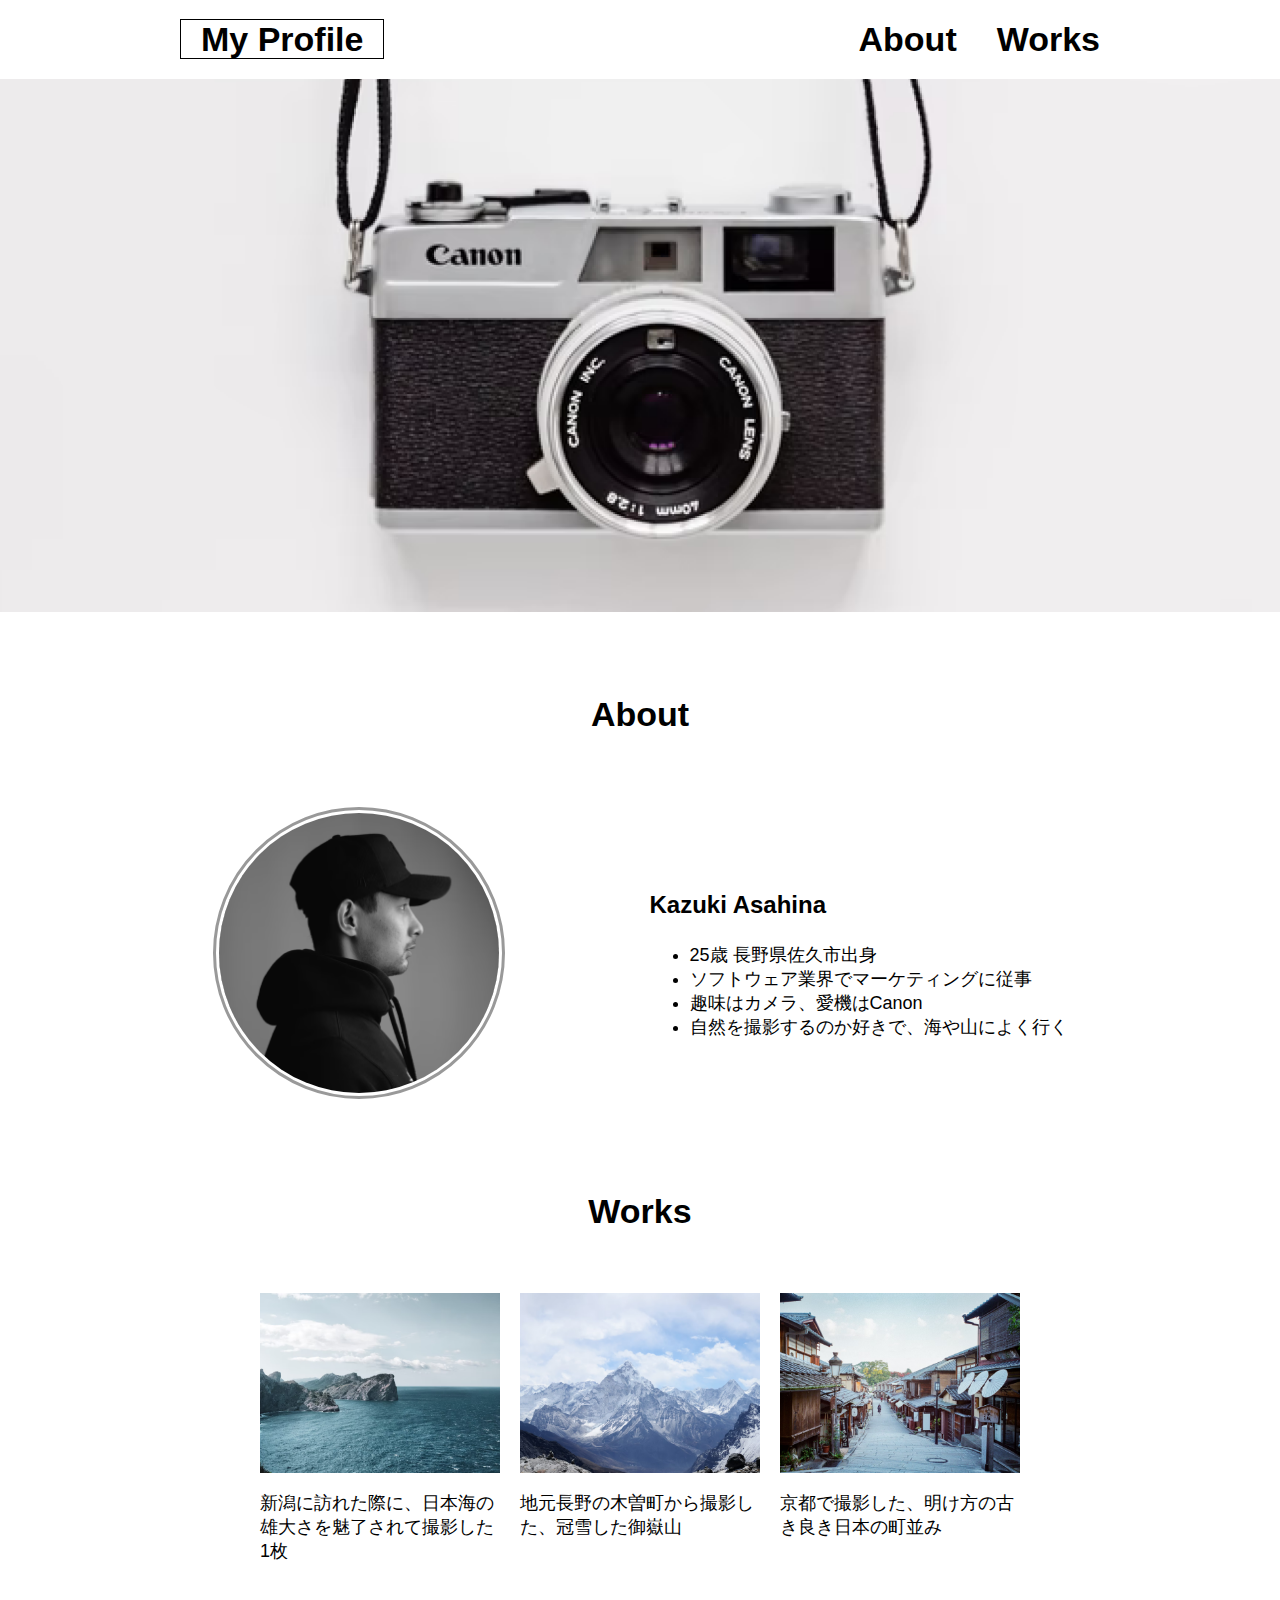
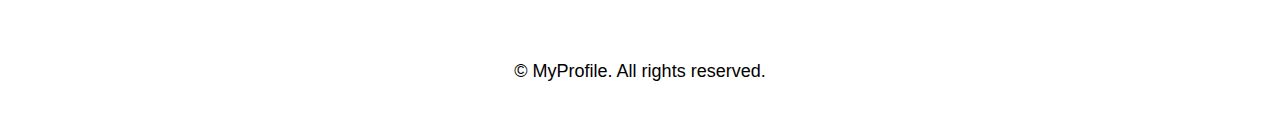
<file: myprofile/index.html>
<!DOCTYPE html>
<html lang="ja">

<head>
  <meta charset="UTF-8">
  <meta http-equiv="X-UA-Compatible">
  <meta name="viewport" content="width=device-width, initial-scale=1.0">
  <meta name="description" content="Kazuki Asahinaの自己紹介と趣味のカメラで撮影した写真を掲載しているサイトです。">
  <title>MyProfile</title>

  <link rel="stylesheet" href="style.css">

  <link rel="preconnect" href="https://fonts.googleapis.com">
  <link rel="preconnect" href="https://fonts.gstatic.com" crossorigin>
  <link rel="https://fonts.googleapis.com/css2?family=Noto+Sans+JP&display=swap" rel="stylesheet">
</head>

<body>
  <!--ナビゲーション-->
  <header>
  <nav>
    <div>
      <a href="index.html" class="home">My Profile</a>
    </div>
    <div class="menu">
      <a href="#about">About</a>
      <a href="#works">Works</a>
    </div>
  </nav>
</header>
<main>
  <article>
    <div>
      <img src="images/main.png" alt="CanonのCamera" class="mainpic">
    </div>

    <!-- About -->
    <h1 id="about">About</h1>
    <section class="about">
      <img src="images/about.png" alt="Kazuki Asahina" class="circle">
      <div class="content">
        <p class="name">Kazuki Asahina</p>
        <ul>
          <li>25歳 長野県佐久市出身</li>
          <li>ソフトウェア業界でマーケティングに従事</li>
          <li>趣味はカメラ、愛機はCanon</li>
          <li>自然を撮影するのか好きで、海や山によく行く</li>
        </ul>
      </div>
    </section>
    <!-- Works -->
    <h1 id="works">Works</h1>
    <section class="works">
      <div class="item">
      <img src="images/works1.png" alt="日本海">
      <p>新潟に訪れた際に、日本海の雄大さを魅了されて撮影した1枚</p>
    </div>

    <!-- 左右に隙間を開けるために、"item_center" -->
    <div class="item item_center">
      <img src="images/works2.png" alt="冠雪した御嶽山">
      <p>地元長野の木曽町から撮影した、冠雪した御嶽山</p>
    </div>

    <div class="item">
      <img src="images/works3.png" alt="京都の街並み">
      <p>京都で撮影した、明け方の古き良き日本の町並み</p>
    </div>
    </section>
  </article>
</main>
<!--フッター-->
<footer>
  <P>&copy; MyProfile. All rights reserved.</P>
</footer>
</body>
</html>
</file>
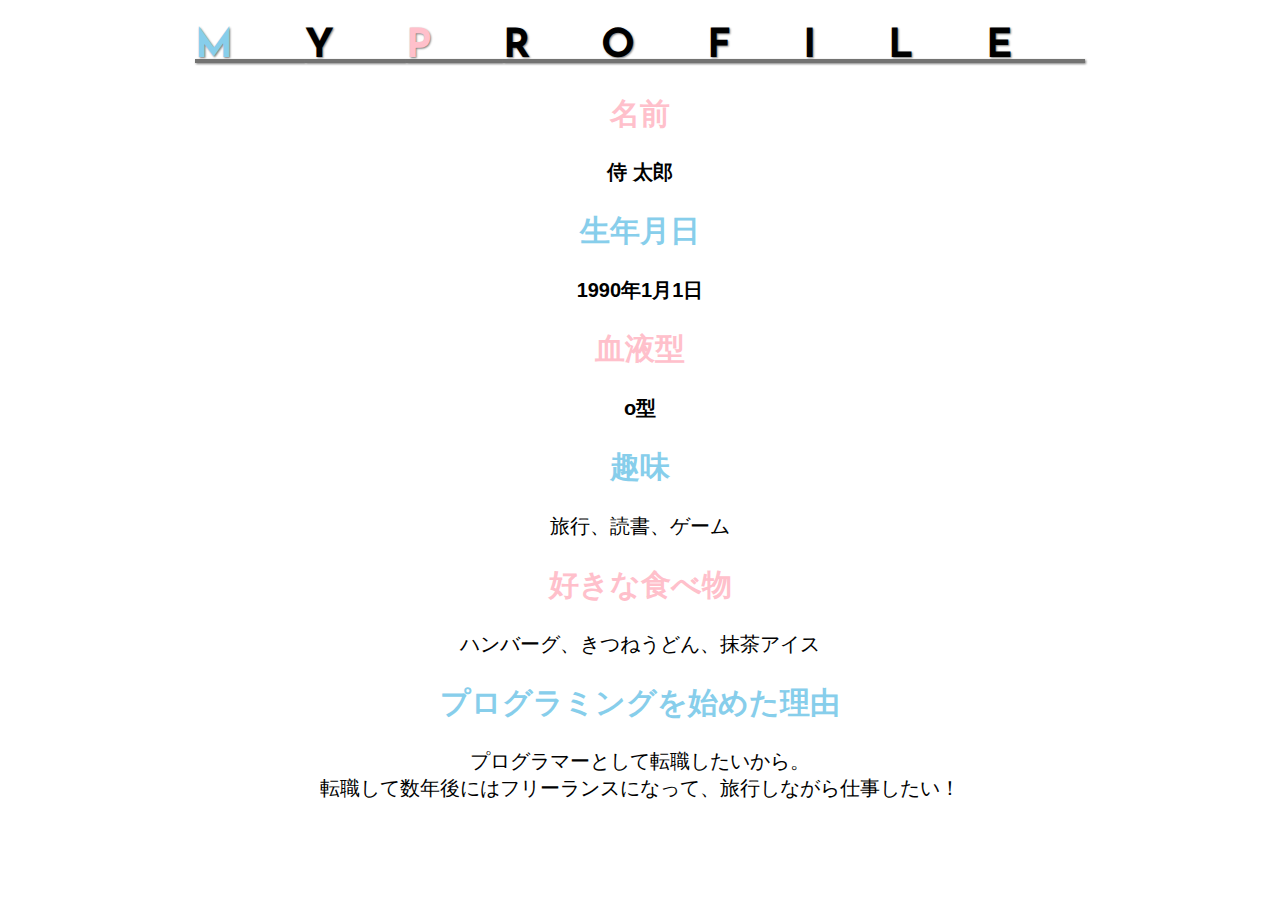
<file: kadai_014/kadai_014.html>
<!DOCTYPE html>
<html>
 <head>
  <title>14章課題</title>
  <meta charset="UTF-8">
  <meta name="description" content="このページは14章の課題です。">
  <link rel="stylesheet" href="style.css">
  <link rel="stylesheet" href="web-fonts.css">
  <link rel="preconnect" href="https://fonts.googleapis.com">
  <link rel="preconnect" href="https://fonts.gstatic.com" crossorigin>
  <link href="https://fonts.googleapis.com/css2?family=Josefin+Sans:wght@200&display=swap" rel="stylesheet">
</head>
 <body> 
  <div style="text-align: center;">
    <h1>
    <span style="color: skyblue;">M</span>Y<span style="color: rgb(255, 192, 203);">P</span>ROFILE
    </h1> 
    <div id="parent">
     <div id="child">
     <h2 class="pink">名前</h2>
     <p>侍 太郎</p>
     <h2 class="skyblue">生年月日</h2>
     <p>1990年1月1日</p>
     <h2 class="pink">血液型</h2>
    <p>o型</p>
  </div>

    <h2 class="skyblue">趣味</h2>
    <p>旅行、読書、ゲーム</p>
    <h2 class="pink">好きな食べ物</h2>
    <p>ハンバーグ、きつねうどん、抹茶アイス</p>
    <h2 class="skyblue">プログラミングを始めた理由</h2>
    <p>プログラマーとして転職したいから。<br>転職して数年後にはフリーランスになって、旅行しながら仕事したい！</p>
  </div>
  </body>
</html>
</file>
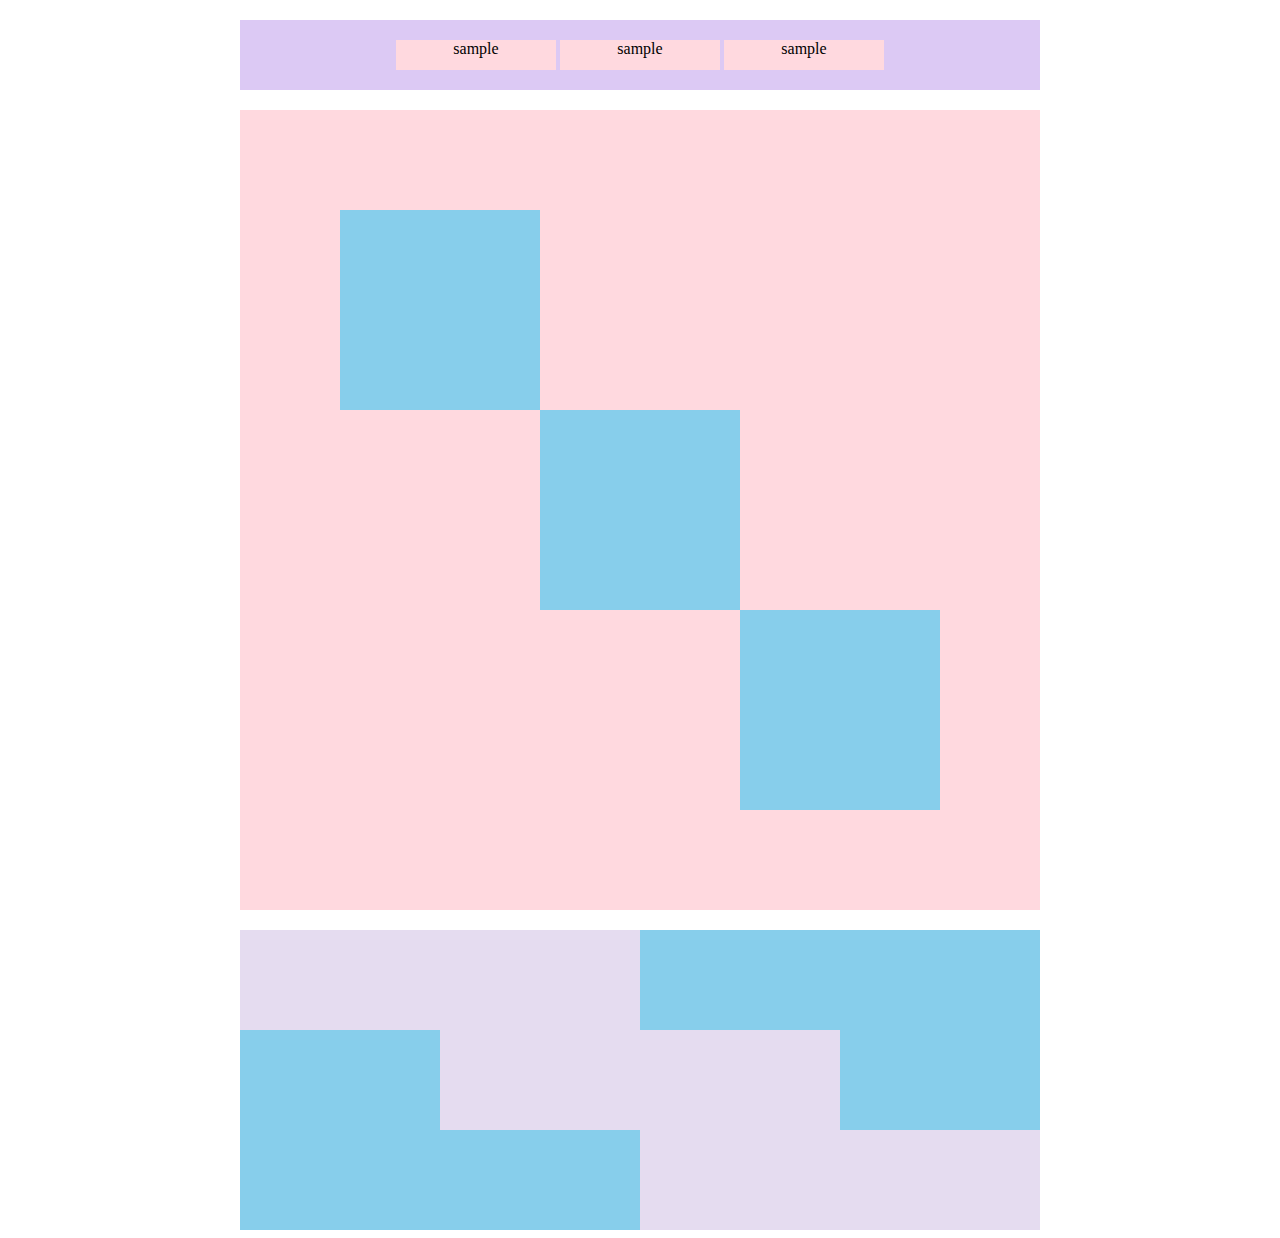
<file: kadai_018/kadai_018.html>
<!DOCTYPE html>
<html lang="ja">
<head>
  <meta charset="UTF-8">
  <title>18章課題</title>
  <meta name="description" content="このページは18章の課題です。">
  <link rel="stylesheet" href="style.css">
</head>

<body>
  <div id="top">
    <p>
    <span id="top-child">sample</span>
    <span id="top-child">sample</span>
    <span id="top-child">sample</span>
    </p>
  </div>

    <div id="middle">
      <div id="middle-child01"></div>
      <div id="middle-child02"></div>
      <div id="middle-child03"></div>
    </div>

      <div id="bottom">
        <div id="bottom-child01"></div>
        <div id="bottom-child02"></div>
        <div id="bottom-child03"></div>
  </div>
</body>
</html>
</file>
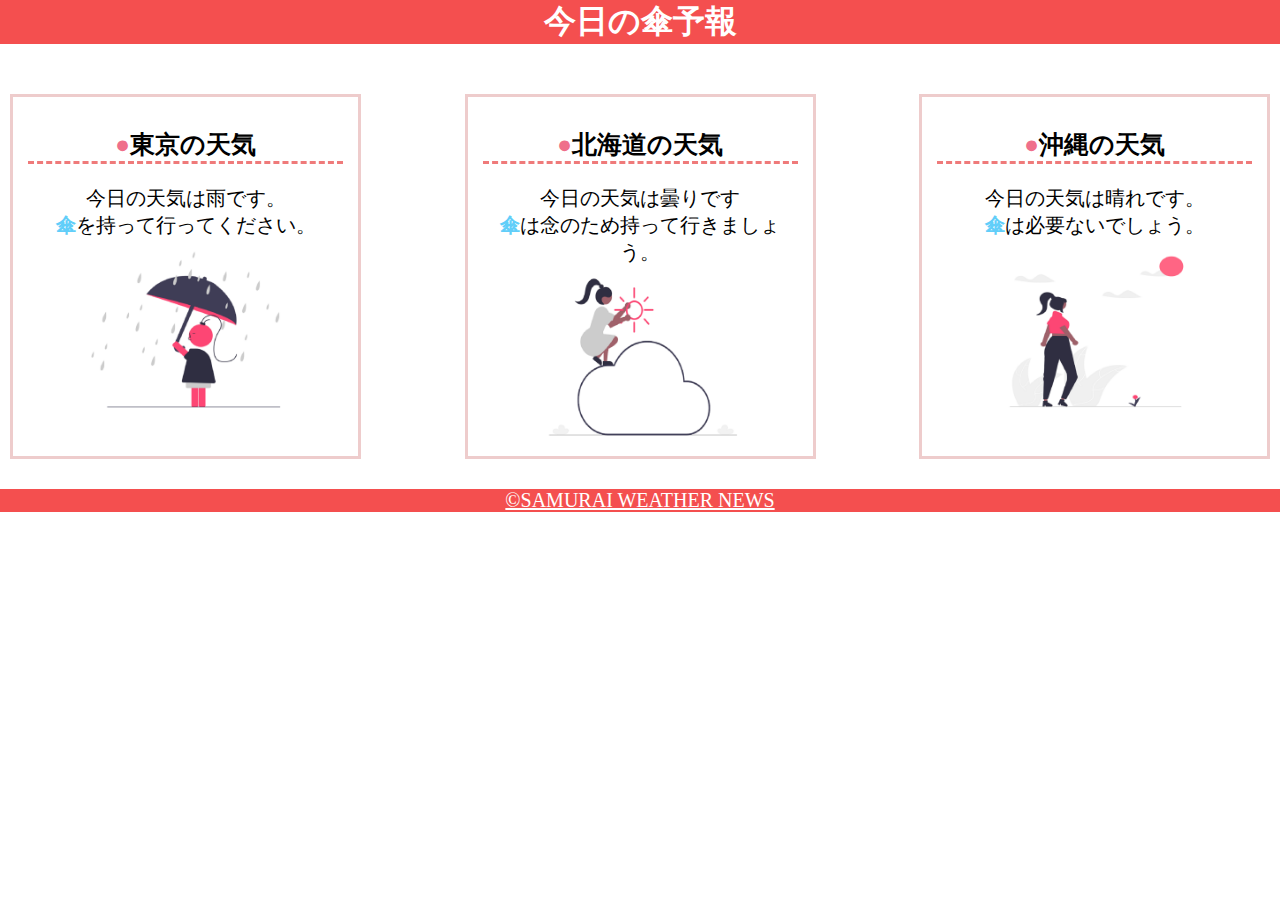
<file: kadai_022/kadai_022.html>
<!DOCTYPE html>
<html lang="ja">
<head>
  <meta charset="UTF-8">
  <meta name="description" content="このページは22章の課題です。">
  <title>22章課題</title>
  <link rel="stylesheet" href="style.css">
</head>
<body>
  <header>
    <h1>今日の傘予報</h1>
  </header>

    <main>
      <div id="parent">
        <div class="contents">
          <h2>東京の天気</h2>
         <p>今日の天気は雨です。</p>
         <p>傘を持って行ってください。</p>
         <img src="./images/rainy.png">
        </div>

        <div class="contents">
          <h2>北海道の天気</h2>
         <p>今日の天気は曇りです</p>
         <p>傘は念のため持って行きましょう。</p>
         <img src="./images/cloudy.png">
        </div>

        <div class="contents">
          <h2>沖縄の天気</h2>
         <p>今日の天気は晴れです。</p>
         <p>傘は必要ないでしょう。</p>
         <img src="./images/sunny.png">
        </div>
      </div>

    </main>
      <footer>
          <a href="https://www.sejuku.net/corp/?_gl=1*1b2igqm*_ga*MTM4MjQxMjUyOC4xNjgwOTYzNTU1*_ga_8Y6TNFRTP7*MTY4OTQwNTcyNy4yNS4xLjE2ODk0MDc5ODMuNjAuMC4w">&copy;SAMURAI WEATHER NEWS
          </a>
      </footer>
</body>
</html>
</file>
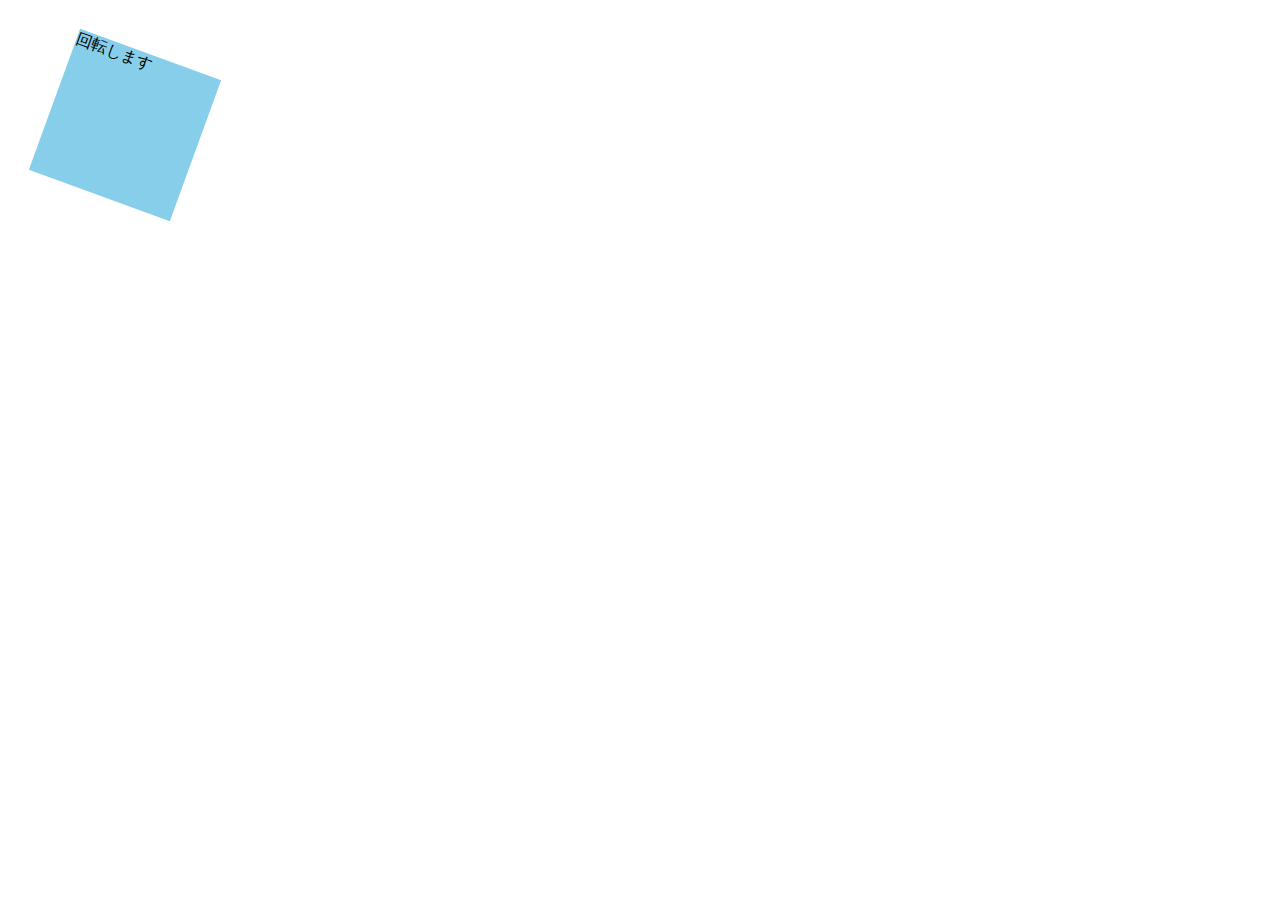
<file: kadai_mdn_css/mdn.html>
<!DOCTYPE html>
<html lang="ja">
<head>
  <meta charset="UTF-8">
  <style>
  div{
    position: absolute;
    left: 50px;
    top: 50px;
    width: 150px;
    height: 150px;
    background-color: skyblue;
    transform: rotate(20deg);
  }
  </style>
</head>
<body>
  <div>回転します</div>
</body>
</html>
</file>
<file: myprofile/style.css>
body {
  padding: 0px;
  margin: 0px;
}

nav {
  display: flex;
  flex-wrap: wrap;
  justify-content: space-between;
  margin: 20px auto 20px auto;
  max-width: 960px;
}

nav a {
  font-weight: bold;
  text-decoration: none;
  font-size: 34px;
  color: black;
  font-family: "Noto Sans JP", sans-serif;
}

.home {
  border: 1px solid black;
  padding: 0px 20px;
  margin-left: 20px;
}

.menu > a {
margin-left: 20px;
margin-right: 20px;
}

.name {
  font-size: 24px;
  font-weight: bold;
}

h1 {
  padding-top: 60px;
  padding-bottom: 40px;
  text-align: center;
  font-size: 34px;
  font-family: "Noto Sans JP", sans-serif;
}

p {
  font-size: 18px;
  font-family: "Noto Sans JP", sans-serif;
}

li {
  font-size: 18px;
  font-family: "Noto Sans JP", sans-serif;
}

div {
  font-size: 0;
}

.mainpic {
  width: 100%;
}

img {
  margin: 0 auto;
  max-width: 100%;
}

.about {
  padding: 10px;
  display: flex;
  flex-wrap: wrap;
  align-items: center;
  margin: 20px auto 20px auto;
  max-width: 960px;
}

.circle {
  border-radius: 50%;
  width: 280px;
  height: 280px;
  object-fit: cover;
  border: 3px solid #999;
  padding: 3px;
}

.content {
  margin: 0 auto;
  padding-left: 40px;
}

.works {
  display: flex;
  flex-wrap: wrap;
  justify-content: center;
  margin: 20px auto 20px auto;
  max-width: 960px;
}

.item {
  padding-bottom: 60px;
  width: 25%;
}

.item_center {
  padding-right: 20px;
  padding-left: 20px;
}

footer p {
  text-align: center;
  padding-bottom: 16px;
  font-family: "Noto Sans JP", sans-serif;
}

@media(max-width:767px){
  .item {
    width: 100%;
    text-align: center;
    padding-bottom: 40px;
  }
}
</file>
<file: kadai_014/style.css>
body{
  font-family:"Arial", "Meiryo", sans-serif;
  font-size:20px;
}

h1{
  font-family:Josefin Sans,sans-serif;
  font-size: 2em;
  letter-spacing: 1.8em;
  text-shadow: 1px 1px 2px gray;
  text-decoration: underline rgb(115, 115, 114);
}

.skyblue{
   color: skyblue;
}

.pink{
   color: rgb(255, 192, 203);
}

#parent div{
   font-weight: bold;
}
</file>
<file: kadai_014/web-fonts.css>
.google-fonts{
  font-family: 'Josefin Sans', sans-serif;
}
</file>
<file: kadai_018/style.css>
#top{
  width: 800px;
  background-color: #dcc9f4;
  text-align: center;
  margin: 20px auto;
}

#top-child{
  width: 20%;
  height: 30px;
  margin: 20px auto;
  background-color: #ffd9df;
  text-align: center;
  display: inline-block;
}

#middle{
  position: relative;
  width: 800px;
  height: 800px;
  margin: 20px auto;
  background-color: #ffd9df;
}

#middle-child01  {
  position: absolute;
  top: 100px;
  left: 100px;
  width: 200px;
  height: 200px;
  background-color: #87ceeb;
}

#middle-child02  {
  position: absolute;
  top: 300px;
  left: 300px;
  width: 200px;
  height: 200px;
  background-color: #87ceeb;
}

#middle-child03  {
  position: absolute;
  top: 500px;
  left: 500px;
  width: 200px;
  height: 200px;
  background-color: #87ceeb;
}

#bottom {
  width: 800px;
  height: 300px;
  margin: auto;
  background-color: #87ceeb;

}
#bottom-child01 {
  position: relative;
  width: 400px;
  height: 100px;
  background-color: #e5dcf0;
}

#bottom-child02 {
  position: relative;
  left: 200px;
  width: 400px;
  height: 100px;
  background-color: #e5dcf0;
}

#bottom-child03 {
  position: relative;
  left: 400px;
  width: 400px;
  height: 100px;
  background-color: #e5dcf0;
}
</file>
<file: kadai_022/style.css>
h1, p, body {
  margin: 0;
}
p, a {
  font-size: 20px;
}
header {
  margin-bottom: 20px;
  background-color: rgb(244,79, 79);
  text-align: center;
}
header h1 {
  color: rgb(255, 255, 255);
}
main {
  padding: 10px;
}
main > #parent {
  display: flex;
  justify-content: space-between;
}

#parent .contents {
  border: 3px solid rgb(238,204,204);
  flex-basis: 25%;
  padding: 10px 15px; 
  margin: 20px 0px;
  text-align: center;
}

#parent {
  display: flex;
  justify-content: space-around;
}
.contents img {
  width: 70%;
}

h2 {
  font-size: 25px;
  border-bottom: 3px dashed rgb(239,122,122);
}
/* 擬似要素の使い方↓ */
h2::before {
  content: "●";
  color: rgb(239,111,139);
}             

p:nth-of-type(2)::first-letter {
  color: rgb(97,206,249);
  font-weight: bold;
}
footer {
  background-color: rgb(244,79,79);
  text-align: center;
}
a {
  color: rgb(255,255,255);
}
a:hover {
  color: rgb(245,178,168);
}
a:visited {
  color: rgb(193,234,251);
}
@media (max-width: 768px) {
  h2 {
    font-size: 30px;
  }
  p {
    font-size: 25px;
  }
  #parent {
    flex-direction: column;
  }
}
</file>
